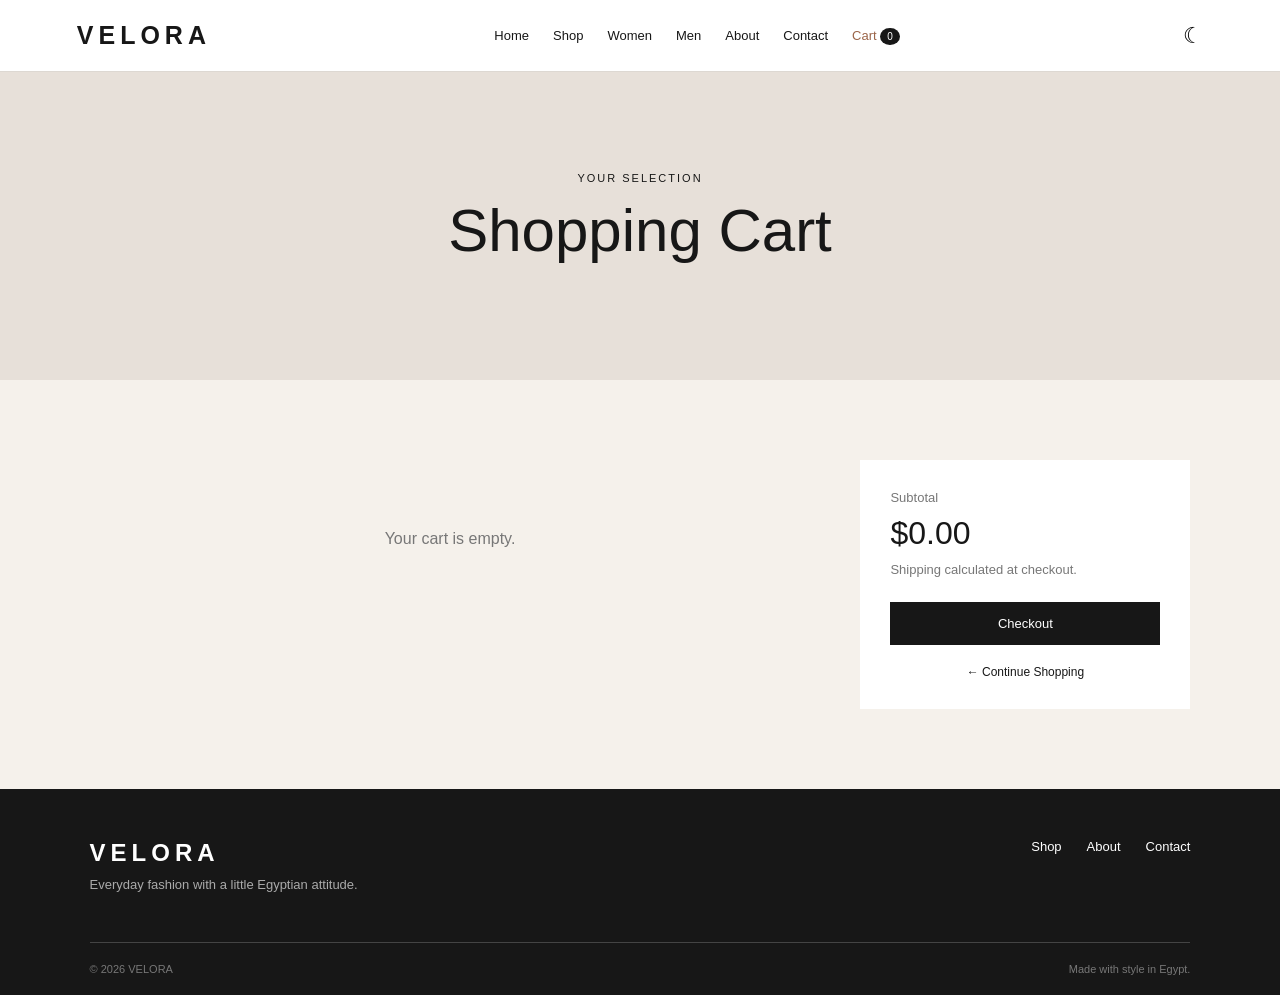
<file: cart.html>
<!DOCTYPE html>
<html lang="en">

<head>

    <meta charset="UTF-8">

    <meta name="viewport"
          content="width=device-width, initial-scale=1.0">

    <title>VELORA | Cart</title>

    <link rel="stylesheet"
          href="style.css">

</head>

<body>


    <!-- Navbar -->

    <nav class="navbar">

        <a href="index.html"
           class="logo">
            VELORA
        </a>

        <div class="nav-links">

            <a href="index.html">Home</a>

            <a href="products.html">Shop</a>

            <a href="products.html?category=Women">
                Women
            </a>

            <a href="products.html?category=Men">
                Men
            </a>

            <a href="about.html">About</a>

            <a href="contact.html">Contact</a>

            <a href="cart.html"
               class="active">
                Cart <span id="cart-count">0</span>
            </a>

        </div>

        <button id="dark-mode"
                class="dark-mode-btn">
            ☾
        </button>

    </nav>


    <!-- Cart Header -->

    <section class="page-header">

        <p class="small-title">
            YOUR SELECTION
        </p>

        <h1>Shopping Cart</h1>

    </section>


    <!-- Cart -->

    <section class="cart-section">

        <div id="cart-container"
             class="cart-container">

            <!-- JavaScript -->

        </div>


        <div class="cart-summary">

            <p>Subtotal</p>

            <h2>
                $<span id="total-price">0.00</span>
            </h2>

            <p class="shipping-text">
                Shipping calculated at checkout.
            </p>

            <button id="checkout-btn"
                    class="main-btn">
                Checkout
            </button>

            <a href="products.html"
               class="continue-shopping">
                ← Continue Shopping
            </a>

        </div>

    </section>


    <!-- Checkout -->

    <div id="checkout-modal"
         class="modal">

        <div class="checkout-box">

            <button id="close-checkout"
                    class="close-modal">
                ×
            </button>

            <p class="small-title">
                VELORA CHECKOUT
            </p>

            <h2>Complete your order</h2>

            <form id="checkout-form">

                <input
                    type="text"
                    id="customer-name"
                    placeholder="Full Name"
                >

                <input
                    type="email"
                    id="customer-email"
                    placeholder="Email Address"
                >

                <input
                    type="text"
                    id="customer-address"
                    placeholder="Address"
                >

                <button type="submit"
                        class="main-btn">
                    Place Order
                </button>

            </form>

        </div>

    </div>


    <div id="message-box"></div>


    <footer>

        <div class="footer-top">

            <div>

                <h2>VELORA</h2>

                <p>
                    Everyday fashion with a little
                    Egyptian attitude.
                </p>

            </div>

            <div class="footer-links">

                <a href="products.html">Shop</a>

                <a href="about.html">About</a>

                <a href="contact.html">Contact</a>

            </div>

        </div>

        <div class="footer-bottom">

            <p>© 2026 VELORA</p>

            <p>Made with style in Egypt.</p>

        </div>

    </footer>


    <script src="script.js"></script>

</body>
</html>
</file>
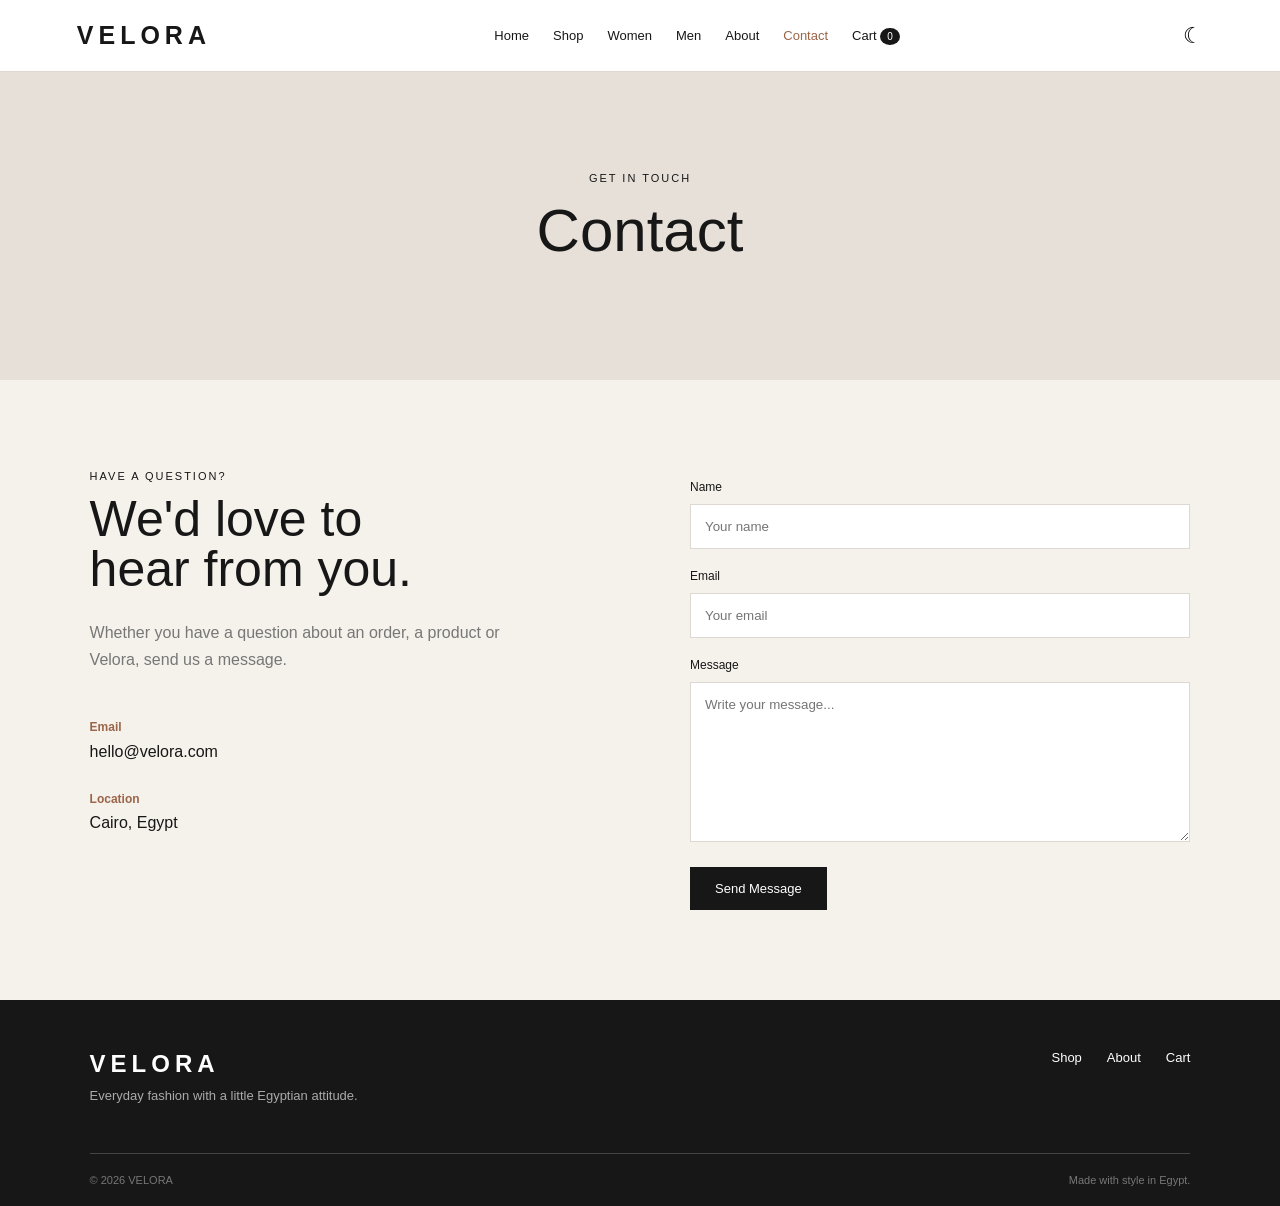
<file: contact.html>
<!DOCTYPE html>
<html lang="en">

<head>

    <meta charset="UTF-8">

    <meta name="viewport"
          content="width=device-width, initial-scale=1.0">

    <title>VELORA | Contact</title>

    <link rel="stylesheet"
          href="style.css">

</head>

<body>


    <nav class="navbar">

        <a href="index.html"
           class="logo">
            VELORA
        </a>

        <div class="nav-links">

            <a href="index.html">Home</a>

            <a href="products.html">Shop</a>

            <a href="products.html?category=Women">
                Women
            </a>

            <a href="products.html?category=Men">
                Men
            </a>

            <a href="about.html">About</a>

            <a href="contact.html"
               class="active">
                Contact
            </a>

            <a href="cart.html">
                Cart <span id="cart-count">0</span>
            </a>

        </div>

        <button id="dark-mode"
                class="dark-mode-btn">
            ☾
        </button>

    </nav>


    <section class="page-header">

        <p class="small-title">
            GET IN TOUCH
        </p>

        <h1>Contact</h1>

    </section>


    <section class="contact-section">

        <div class="contact-info">

            <p class="small-title">
                HAVE A QUESTION?
            </p>

            <h2>
                We'd love to<br>
                hear from you.
            </h2>

            <p>
                Whether you have a question about an order,
                a product or Velora, send us a message.
            </p>

            <div class="contact-details">

                <p>
                    <strong>Email</strong><br>
                    hello@velora.com
                </p>

                <p>
                    <strong>Location</strong><br>
                    Cairo, Egypt
                </p>

            </div>

        </div>


        <form id="contact-form"
              class="contact-form">

            <label>Name</label>

            <input
                type="text"
                id="contact-name"
                placeholder="Your name"
            >

            <label>Email</label>

            <input
                type="email"
                id="contact-email"
                placeholder="Your email"
            >

            <label>Message</label>

            <textarea
                id="contact-message"
                placeholder="Write your message..."
            ></textarea>

            <button type="submit"
                    class="main-btn">
                Send Message
            </button>

        </form>

    </section>


    <div id="message-box"></div>


    <footer>

        <div class="footer-top">

            <div>

                <h2>VELORA</h2>

                <p>
                    Everyday fashion with a little
                    Egyptian attitude.
                </p>

            </div>

            <div class="footer-links">

                <a href="products.html">Shop</a>

                <a href="about.html">About</a>

                <a href="cart.html">Cart</a>

            </div>

        </div>

        <div class="footer-bottom">

            <p>© 2026 VELORA</p>

            <p>Made with style in Egypt.</p>

        </div>

    </footer>


    <script src="script.js"></script>

</body>
</html>
</file>
<file: style.css>
:root {
    --black: #171717;
    --white: #ffffff;
    --cream: #f5f1eb;
    --gray: #777;
    --light-gray: #e5e1dc;
    --accent: #9b6549;
    --border: #ddd8d2;
    --card: #ffffff;
}

* {
    margin: 0;
    padding: 0;
    box-sizing: border-box;
}

html {
    scroll-behavior: smooth;
}

body {
    font-family: Arial, Helvetica, sans-serif;
    background: var(--cream);
    color: var(--black);
    transition: 0.3s;
}

a {
    color: inherit;
    text-decoration: none;
}

button,
input,
select,
textarea {
    font-family: inherit;
}


/* ================= NAVBAR ================= */

.navbar {
    min-height: 72px;
    padding: 0 6%;

    display: flex;
    align-items: center;
    justify-content: space-between;

    background: var(--white);

    position: sticky;
    top: 0;
    z-index: 100;

    border-bottom: 1px solid var(--border);
}

.logo {
    font-size: 25px;
    font-weight: bold;
    letter-spacing: 5px;
}

.nav-links {
    display: flex;
    align-items: center;
    gap: 24px;
}

.nav-links a {
    font-size: 13px;
    transition: 0.3s;
}

.nav-links a:hover,
.nav-links a.active {
    color: var(--accent);
}

#cart-count {
    background: var(--black);
    color: white;
    border-radius: 50%;
    padding: 3px 7px;
    font-size: 10px;
}

.dark-mode-btn {
    border: none;
    background: none;
    cursor: pointer;
    font-size: 22px;
}


/* ================= HERO ================= */

.hero {
    min-height: 650px;

    display: flex;
    align-items: center;

    padding: 80px 8%;

    background-image:
        linear-gradient(
            to right,
            rgba(0,0,0,.65),
            rgba(0,0,0,.1)
        ),
        url("https://images.unsplash.com/photo-1496747611176-843222e1e57c?auto=format&fit=crop&w=1800&q=90");

    background-size: cover;
    background-position: center;
}

.hero-content {
    max-width: 550px;
    color: white;
}

.small-title {
    font-size: 11px;
    letter-spacing: 2px;
    margin-bottom: 12px;
}

.hero h1 {
    font-size: 72px;
    line-height: .95;
    font-weight: 500;
    margin-bottom: 25px;
}

.hero h1 span {
    font-style: italic;
}

.hero-text {
    max-width: 430px;
    line-height: 1.7;
    margin-bottom: 30px;
}

.hero-buttons {
    display: flex;
    gap: 10px;
}

.main-btn,
.outline-btn {
    display: inline-block;
    padding: 13px 24px;
    border: 1px solid var(--black);
    cursor: pointer;
    transition: .3s;
    font-size: 13px;
}

.main-btn {
    background: var(--black);
    color: white;
}

.main-btn:hover {
    background: var(--accent);
    border-color: var(--accent);
}

.outline-btn {
    background: transparent;
    color: white;
    border-color: white;
}

.outline-btn:hover {
    background: white;
    color: black;
}


/* ================= SECTIONS ================= */

.section {
    padding: 90px 7%;
}

.section-heading {
    display: flex;
    justify-content: space-between;
    align-items: end;
    margin-bottom: 35px;
}

.section-heading h2 {
    font-size: 38px;
    font-weight: 400;
}

.section-heading > a {
    font-size: 13px;
    border-bottom: 1px solid var(--black);
    padding-bottom: 4px;
}


/* ================= PRODUCTS ================= */

.product-grid {
    display: grid;
    grid-template-columns: repeat(4, 1fr);
    gap: 20px;
}

.product-card {
    background: var(--card);
    position: relative;
}

.product-image {
    height: 360px;
    overflow: hidden;
    position: relative;
}

.product-image img {
    width: 100%;
    height: 100%;
    object-fit: cover;
    transition: .5s;
}

.product-card:hover .product-image img {
    transform: scale(1.04);
}

.product-label {
    position: absolute;
    top: 12px;
    left: 12px;

    background: white;
    padding: 6px 9px;

    font-size: 10px;
    letter-spacing: 1px;
}

.product-info {
    padding: 16px 5px;
}

.product-info h3 {
    font-size: 15px;
    font-weight: 500;
    margin-bottom: 6px;
}

.product-category {
    color: var(--gray);
    font-size: 11px;
    margin-bottom: 10px;
}

.product-price {
    font-size: 14px;
    margin-bottom: 14px;
}

.product-actions {
    display: flex;
    gap: 8px;
}

.add-cart {
    flex: 1;
    border: 1px solid var(--black);
    background: var(--black);
    color: white;
    padding: 10px;
    cursor: pointer;
    transition: .3s;
}

.add-cart:hover {
    background: var(--accent);
    border-color: var(--accent);
}

.details-btn {
    padding: 10px 14px;
    border: 1px solid var(--border);
    background: transparent;
    cursor: pointer;
}


/* ================= MODELS ================= */

.models-section {
    display: grid;
    grid-template-columns: 1fr 1fr;
}

.model-card {
    height: 650px;
    position: relative;
    overflow: hidden;
}

.model-card img {
    width: 100%;
    height: 100%;
    object-fit: cover;
    transition: .5s;
}

.model-card:hover img {
    transform: scale(1.03);
}

.model-overlay {
    position: absolute;
    bottom: 45px;
    left: 45px;
    color: white;
}

.model-overlay h2 {
    font-size: 45px;
    font-weight: 400;
    line-height: 1;
    margin: 10px 0 20px;
}

.model-overlay a {
    border-bottom: 1px solid white;
    padding-bottom: 5px;
    font-size: 13px;
}


/* ================= CAIRO ================= */

.cairo-section {
    display: grid;
    grid-template-columns: 1.1fr .9fr;
    min-height: 600px;
}

.cairo-image {
    overflow: hidden;
}

.cairo-image img {
    width: 100%;
    height: 100%;
    object-fit: cover;
}

.cairo-content {
    padding: 70px;
    background: #e6ddd3;

    display: flex;
    flex-direction: column;
    justify-content: center;
    align-items: flex-start;
}

.cairo-content h2 {
    font-size: 52px;
    line-height: 1;
    font-weight: 400;
    margin-bottom: 25px;
}

.cairo-content p:not(.small-title) {
    line-height: 1.7;
    max-width: 400px;
    margin-bottom: 30px;
}


/* ================= CATEGORIES ================= */

.center {
    text-align: center;
}

.center-title {
    text-align: center;
    font-size: 40px;
    font-weight: 400;
    margin-bottom: 40px;
}

.categories {
    border-top: 1px solid var(--border);
}

.categories a {
    display: flex;
    align-items: center;
    justify-content: space-between;

    padding: 22px 5px;

    border-bottom: 1px solid var(--border);

    font-size: 25px;

    transition: .3s;
}

.categories a:hover {
    padding-left: 15px;
    color: var(--accent);
}

.categories span {
    font-size: 11px;
    color: var(--gray);
}

.categories b {
    font-weight: normal;
}


/* ================= PAGE HEADER ================= */

.page-header {
    padding: 100px 7%;
    text-align: center;
    background: #e7e0d9;
}

.page-header h1 {
    font-size: 60px;
    font-weight: 400;
    margin-bottom: 15px;
}

.page-header > p:last-child {
    color: var(--gray);
}


/* ================= SHOP CONTROLS ================= */

.shop-controls {
    display: flex;
    justify-content: space-between;
    margin-bottom: 40px;
    gap: 15px;
}

.shop-controls input,
.shop-controls select {
    border: 1px solid var(--border);
    background: var(--white);
    padding: 13px 15px;
    color: var(--black);
}

.shop-controls input {
    width: 350px;
}

.shop-controls select {
    width: 200px;
}


/* ================= MODAL ================= */

.modal {
    position: fixed;
    inset: 0;

    background: rgba(0,0,0,.65);

    display: none;
    align-items: center;
    justify-content: center;

    z-index: 500;
}

.modal-content {
    width: 90%;
    max-width: 850px;

    background: var(--white);

    display: grid;
    grid-template-columns: 1fr 1fr;

    position: relative;
}

.modal-content img {
    width: 100%;
    height: 500px;
    object-fit: cover;
}

.modal-info {
    padding: 50px;

    display: flex;
    flex-direction: column;
    justify-content: center;
    align-items: flex-start;
}

.modal-info h2 {
    font-size: 35px;
    font-weight: 400;
    margin-bottom: 20px;
}

.modal-info p:not(.small-title) {
    color: var(--gray);
    line-height: 1.7;
    margin-bottom: 20px;
}

.modal-info h3 {
    margin-bottom: 25px;
}

.close-modal {
    position: absolute;
    top: 12px;
    right: 15px;

    border: none;
    background: white;

    font-size: 28px;
    cursor: pointer;

    z-index: 2;
}


/* ================= MESSAGE ================= */

#message-box {
    position: fixed;

    bottom: 25px;
    right: 25px;

    background: var(--black);
    color: white;

    padding: 14px 20px;

    font-size: 13px;

    display: none;

    z-index: 800;
}


/* ================= CART ================= */

.cart-section {
    padding: 80px 7%;

    display: grid;
    grid-template-columns: 1fr 330px;

    gap: 50px;

    align-items: start;
}

.cart-item {
    display: grid;
    grid-template-columns: 110px 1fr auto auto auto;

    align-items: center;
    gap: 20px;

    padding: 15px 0;

    border-bottom: 1px solid var(--border);
}

.cart-item img {
    width: 110px;
    height: 130px;
    object-fit: cover;
}

.cart-item h3 {
    font-size: 15px;
    font-weight: 500;
}

.cart-item p {
    color: var(--gray);
    font-size: 12px;
    margin-top: 5px;
}

.quantity-controls {
    display: flex;
    align-items: center;
    gap: 10px;
}

.quantity-controls button {
    width: 28px;
    height: 28px;

    border: 1px solid var(--border);
    background: var(--white);

    cursor: pointer;
}

.remove-btn {
    border: none;
    background: none;

    color: #a44;

    cursor: pointer;
}

.cart-summary {
    background: var(--white);
    padding: 30px;

    position: sticky;
    top: 100px;
}

.cart-summary p {
    color: var(--gray);
    font-size: 13px;
}

.cart-summary h2 {
    font-size: 32px;
    font-weight: 400;
    margin: 10px 0;
}

.shipping-text {
    margin-bottom: 25px;
}

.cart-summary .main-btn {
    width: 100%;
    margin-bottom: 20px;
}

.continue-shopping {
    display: block;
    text-align: center;
    font-size: 12px;
}

.empty-cart {
    text-align: center;
    padding: 70px;
    color: var(--gray);
}


/* ================= CHECKOUT ================= */

.checkout-box {
    width: 90%;
    max-width: 500px;

    background: var(--white);

    padding: 45px;

    position: relative;
}

.checkout-box h2 {
    font-weight: 400;
    margin-bottom: 25px;
}

#checkout-form {
    display: flex;
    flex-direction: column;
    gap: 12px;
}

#checkout-form input {
    padding: 13px;

    border: 1px solid var(--border);

    background: var(--cream);
}


/* ================= ABOUT ================= */

.about-story {
    padding: 90px 7%;

    display: grid;
    grid-template-columns: 1fr 1fr;

    gap: 80px;

    align-items: center;
}

.about-image img {
    width: 100%;
    height: 600px;
    object-fit: cover;
}

.about-text h2 {
    font-size: 48px;
    font-weight: 400;
    line-height: 1.05;
    margin-bottom: 25px;
}

.about-text p:not(.small-title) {
    color: var(--gray);
    line-height: 1.8;
    margin-bottom: 20px;
}

.values {
    padding: 70px 7%;

    background: var(--white);

    display: grid;
    grid-template-columns: repeat(3, 1fr);

    gap: 50px;
}

.values span {
    font-size: 12px;
    color: var(--accent);
}

.values h3 {
    font-size: 25px;
    font-weight: 400;
    margin: 12px 0;
}

.values p {
    color: var(--gray);
    line-height: 1.6;
}


/* ================= CONTACT ================= */

.contact-section {
    padding: 90px 7%;

    display: grid;
    grid-template-columns: 1fr 1fr;

    gap: 100px;
}

.contact-info h2 {
    font-size: 50px;
    font-weight: 400;
    line-height: 1;
    margin-bottom: 25px;
}

.contact-info > p:not(.small-title) {
    max-width: 450px;
    color: var(--gray);
    line-height: 1.7;
}

.contact-details {
    margin-top: 40px;
}

.contact-details p {
    margin-bottom: 20px;
    line-height: 1.6;
}

.contact-details strong {
    font-size: 12px;
    color: var(--accent);
}

.contact-form {
    display: flex;
    flex-direction: column;
    gap: 10px;
}

.contact-form label {
    font-size: 12px;
    margin-top: 10px;
}

.contact-form input,
.contact-form textarea {
    padding: 14px;

    border: 1px solid var(--border);

    background: var(--white);
}

.contact-form textarea {
    min-height: 160px;
    resize: vertical;
}

.contact-form .main-btn {
    margin-top: 15px;
    align-self: flex-start;
}


/* ================= FOOTER ================= */

footer {
    background: var(--black);
    color: white;
    padding: 50px 7% 20px;
}

.footer-top {
    display: flex;
    justify-content: space-between;
    gap: 30px;

    padding-bottom: 50px;

    border-bottom: 1px solid #444;
}

.footer-top h2 {
    letter-spacing: 5px;
    margin-bottom: 10px;
}

.footer-top p {
    color: #aaa;
    font-size: 13px;
}

.footer-links {
    display: flex;
    gap: 25px;
}

.footer-links a {
    font-size: 13px;
}

.footer-links a:hover {
    color: #c89578;
}

.footer-bottom {
    display: flex;
    justify-content: space-between;

    padding-top: 20px;

    color: #777;

    font-size: 11px;
}


/* ================= DARK MODE ================= */

body.dark {
    --black: #eeeeee;
    --white: #202020;
    --cream: #151515;
    --gray: #999999;
    --light-gray: #333333;
    --border: #383838;
    --card: #202020;
}

body.dark .navbar {
    background: #202020;
}

body.dark .hero {
    background-image:
        linear-gradient(
            to right,
            rgba(0,0,0,.8),
            rgba(0,0,0,.3)
        ),
        url("https://images.unsplash.com/photo-1496747611176-843222e1e57c?auto=format&fit=crop&w=1800&q=90");
}

body.dark .cairo-content,
body.dark .page-header {
    background: #292929;
}

body.dark .modal-content,
body.dark .checkout-box {
    background: #202020;
}

body.dark .close-modal {
    background: #202020;
    color: white;
}


/* ================= RESPONSIVE ================= */

@media (max-width: 1000px) {

    .nav-links {
        gap: 12px;
    }

    .product-grid {
        grid-template-columns: repeat(2, 1fr);
    }

    .hero h1 {
        font-size: 60px;
    }

    .models-section {
        grid-template-columns: 1fr;
    }

    .cairo-section,
    .about-story,
    .contact-section {
        grid-template-columns: 1fr;
    }

    .values {
        grid-template-columns: 1fr;
    }

    .cart-section {
        grid-template-columns: 1fr;
    }

}


@media (max-width: 700px) {

    .navbar {
        padding: 15px 5%;
        flex-wrap: wrap;
        gap: 15px;
    }

    .nav-links {
        order: 3;
        width: 100%;

        justify-content: center;
        flex-wrap: wrap;
    }

    .hero {
        min-height: 600px;
        padding: 50px 7%;
    }

    .hero h1 {
        font-size: 50px;
    }

    .section {
        padding: 60px 5%;
    }

    .section-heading {
        align-items: flex-start;
        gap: 20px;
    }

    .product-grid {
        grid-template-columns: 1fr;
    }

    .product-image {
        height: 430px;
    }

    .model-card {
        height: 550px;
    }

    .cairo-content {
        padding: 50px 7%;
    }

    .cairo-content h2 {
        font-size: 42px;
    }

    .shop-controls {
        flex-direction: column;
    }

    .shop-controls input,
    .shop-controls select {
        width: 100%;
    }

    .modal-content {
        grid-template-columns: 1fr;
        max-height: 90vh;
        overflow-y: auto;
    }

    .modal-content img {
        height: 350px;
    }

    .cart-item {
        grid-template-columns: 80px 1fr;
    }

    .cart-item img {
        width: 80px;
        height: 100px;
    }

    .cart-item .quantity-controls,
    .cart-item strong,
    .cart-item .remove-btn {
        grid-column: 2;
    }

    .page-header h1 {
        font-size: 45px;
    }

    .about-image img {
        height: 450px;
    }

    .contact-section {
        gap: 50px;
    }

    .footer-top,
    .footer-bottom {
        flex-direction: column;
    }

}
</file>
